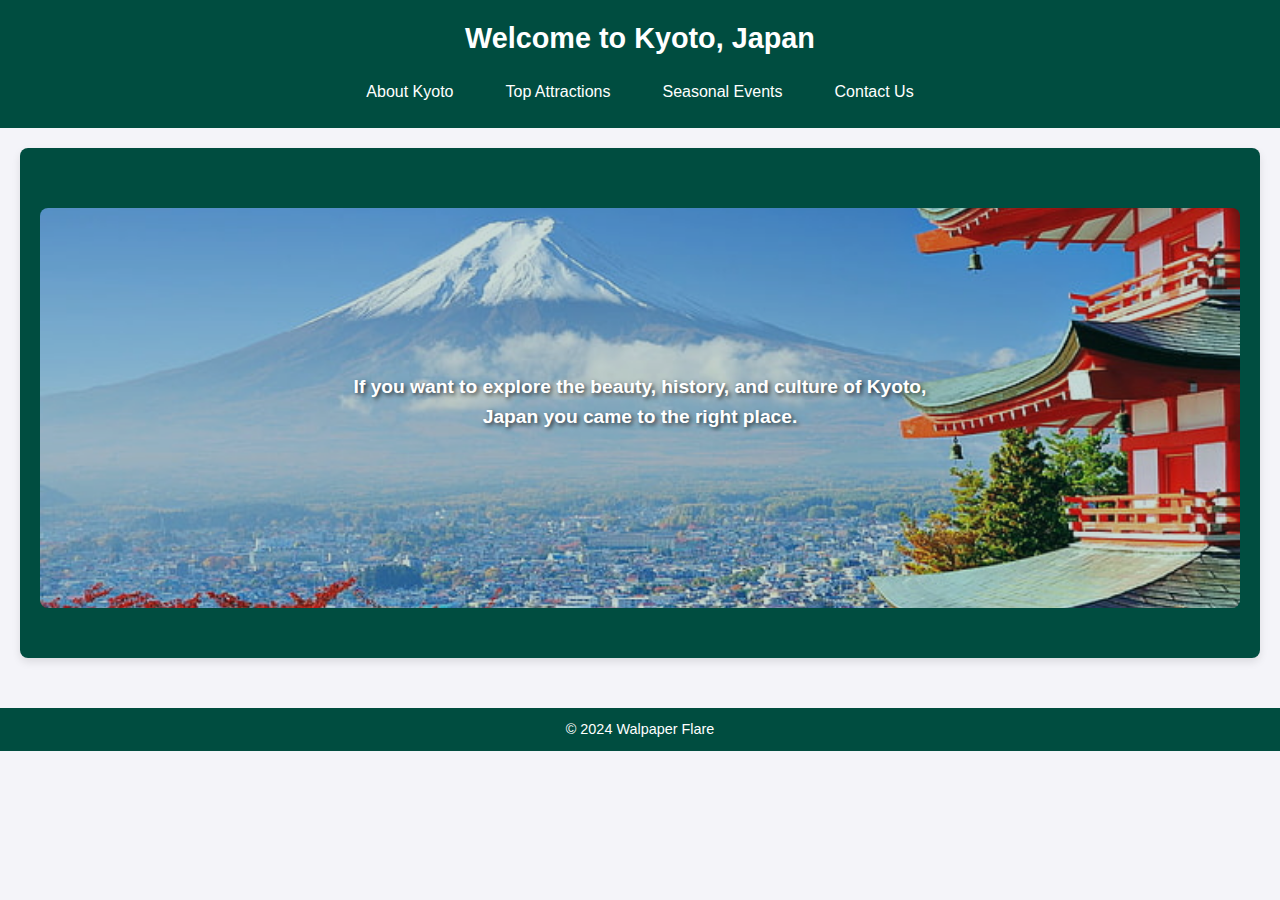
<file: index.html>
<!DOCTYPE html>
<html lang="en">
<head>
    <meta charset="UTF-8">
    <meta name="viewport" content="width=device-width, initial-scale=1.0">
    <title>Kyoto, Japan - Home</title>
    <link rel="stylesheet" href="style.css">
</head>
<body>
    <header>
        <h1>Welcome to Kyoto, Japan</h1>
        <nav>
            <a href="about.html">About Kyoto</a>
            <a href="attractions.html">Top Attractions</a>
            <a href="events.html">Seasonal Events</a>
            <a href="contact.html">Contact Us</a>
        </nav>
    </header>
    <main>
        <section class="hero">
            <img src="images/Kyoto.jpg" alt="Kyoto city view">
            <p>If you want to explore the beauty, history, and culture of Kyoto, Japan you came to the right place.</p>
        </section>
    </main>
    <footer>
        <p>&copy; 2024 Walpaper Flare</p>
    </footer>
</body>
</html>
</file>
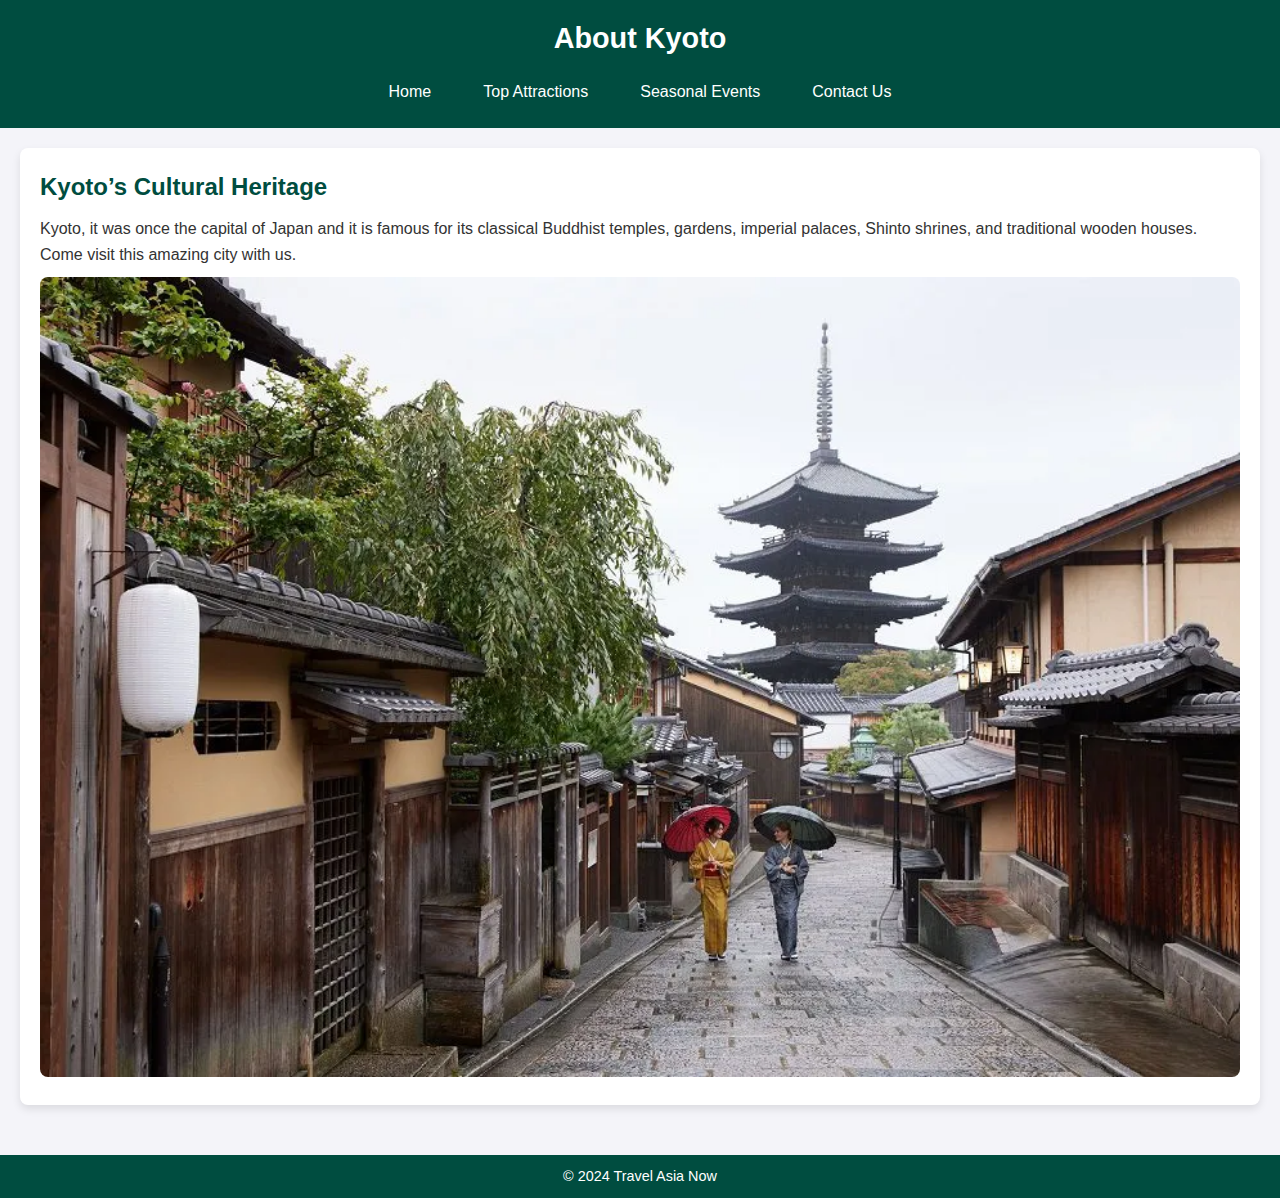
<file: about.html>
<!DOCTYPE html>
<html lang="en">
<head>
    <meta charset="UTF-8">
    <meta name="viewport" content="width=device-width, initial-scale=1.0">
    <title>About Kyoto</title>
    <link rel="stylesheet" href="style.css">
</head>
<body>
    <header>
        <h1>About Kyoto</h1>
        <nav>
            <a href="index.html">Home</a>
            <a href="attractions.html">Top Attractions</a>
            <a href="events.html">Seasonal Events</a>
            <a href="contact.html">Contact Us</a>
        </nav>
    </header>
    <main>
        <section>
            <h2>Kyoto’s Cultural Heritage</h2>
            <p>Kyoto, it was once the capital of Japan and it is famous for its classical Buddhist temples, gardens, imperial palaces, Shinto shrines, and traditional wooden houses. Come visit this amazing city with us.</p>
            <img src="images/Heritage.jfif" alt="Kyoto Cultural Site">
        </section>
    </main>
    <footer>
        <p>&copy; 2024 Travel Asia Now</p>
    </footer>
</body>
</html>
</file>
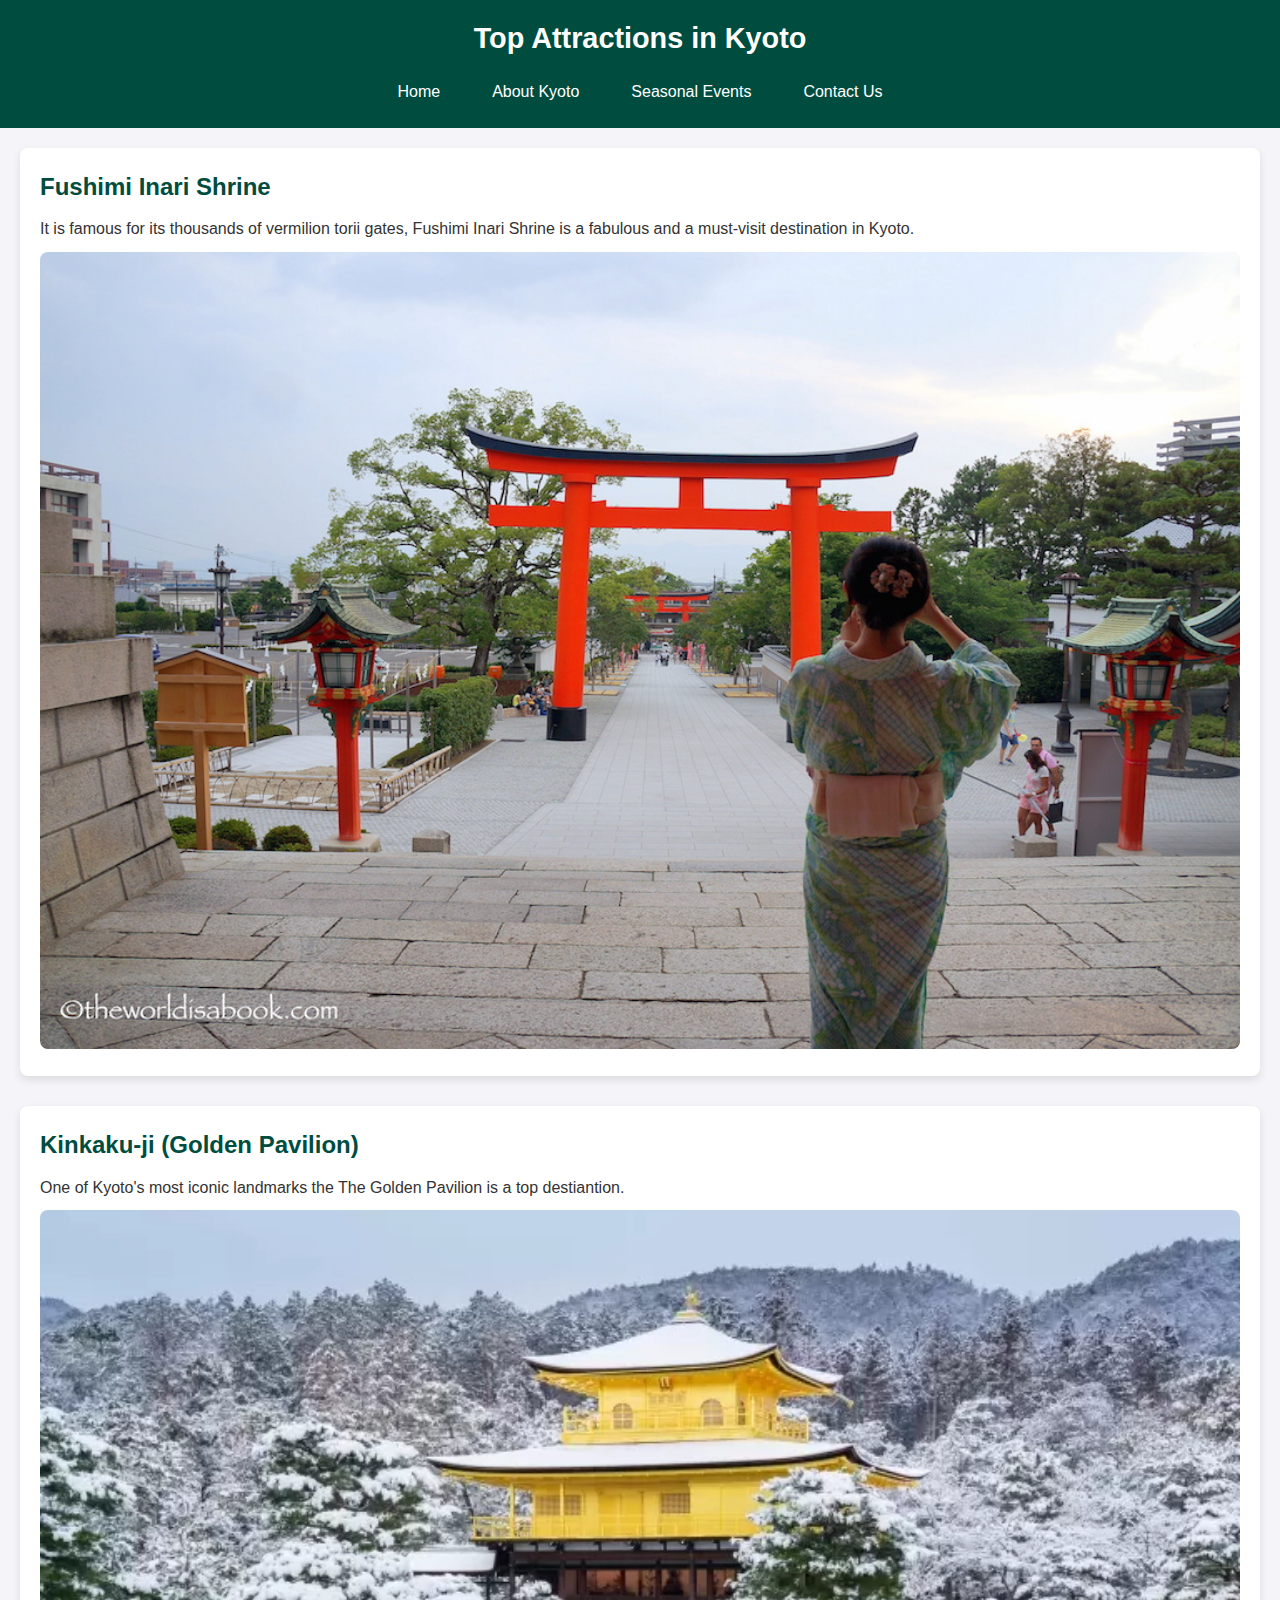
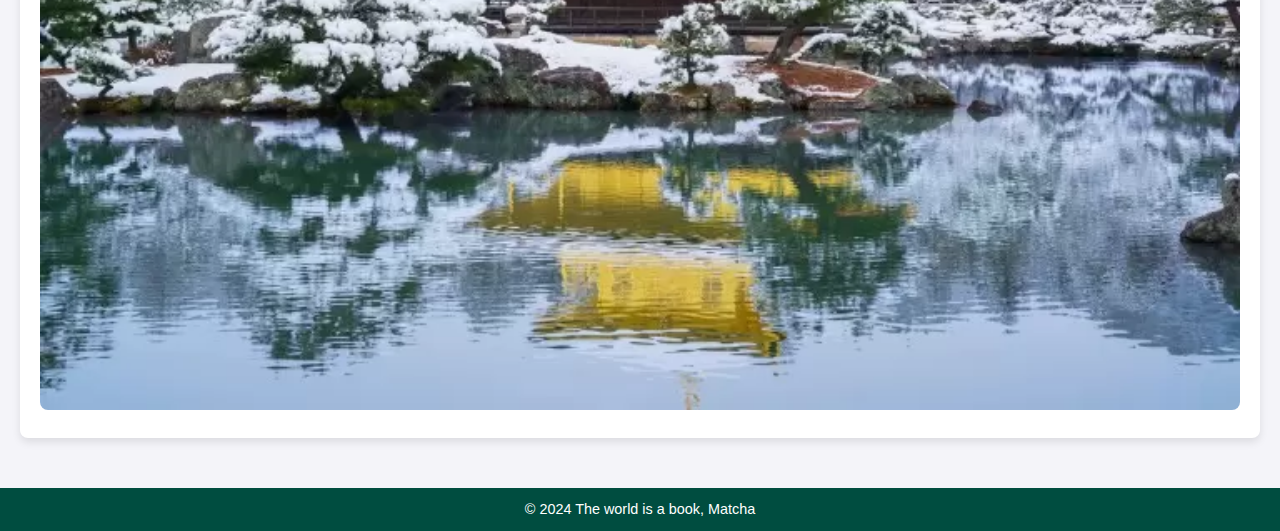
<file: attractions.html>
<!DOCTYPE html>
<html lang="en">
<head>
    <meta charset="UTF-8">
    <meta name="viewport" content="width=device-width, initial-scale=1.0">
    <title>Kyoto's Top Attractions</title>
    <link rel="stylesheet" href="style.css">
</head>
<body>
    <header>
        <h1>Top Attractions in Kyoto</h1>
        <nav>
            <a href="index.html">Home</a>
            <a href="about.html">About Kyoto</a>
            <a href="events.html">Seasonal Events</a>
            <a href="contact.html">Contact Us</a>
        </nav>
    </header>
    <main>
        <section>
            <h2>Fushimi Inari Shrine</h2>
            <p>It is famous for its thousands of vermilion torii gates, Fushimi Inari Shrine is a fabulous and a  must-visit destination in Kyoto.</p>
            <img src="images/Shrine4.jfif" alt="Fushimi Inari Shrine">
        </section>
        <section>
            <h2>Kinkaku-ji (Golden Pavilion)</h2>
            <p>One of Kyoto's most iconic landmarks the The Golden Pavilion is a top destiantion.</p>
            <img src="images/GoldenPavilion.webp" alt="Kinkaku-ji Golden Pavilion">
        </section>
    </main>
    <footer>
        <p>&copy; 2024 The world is a book, Matcha </p>
    </footer>
</body>
</html>
</file>
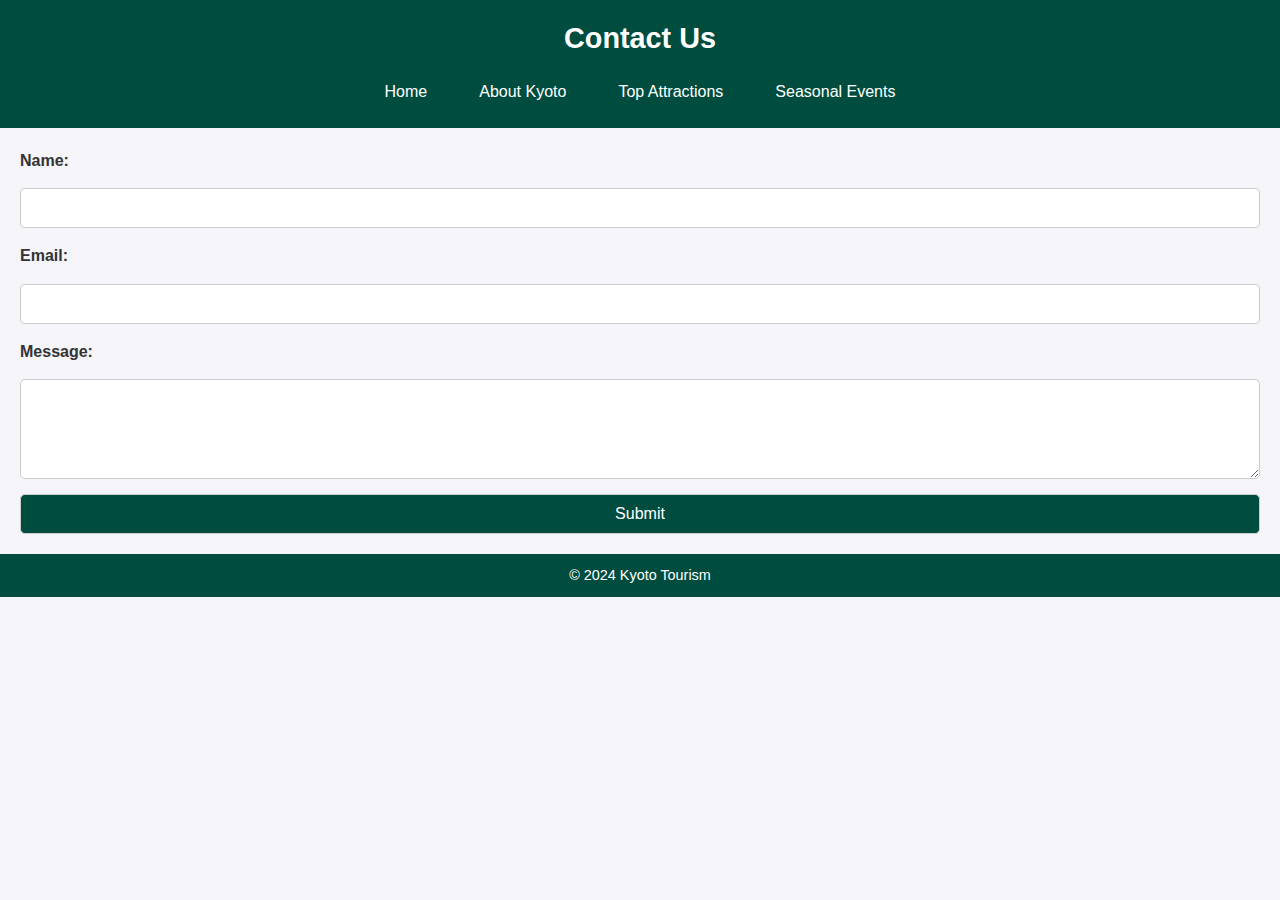
<file: contact.html>
<!DOCTYPE html>
<html lang="en">
<head>
    <meta charset="UTF-8">
    <meta name="viewport" content="width=device-width, initial-scale=1.0">
    <title>Contact Us</title>
    <link rel="stylesheet" href="style.css">
</head>
<body>
    <header>
        <h1>Contact Us</h1>
        <nav>
            <a href="index.html">Home</a>
            <a href="about.html">About Kyoto</a>
            <a href="attractions.html">Top Attractions</a>
            <a href="events.html">Seasonal Events</a>
        </nav>
    </header>
    <main>
        <form action="#" method="post">
            <label for="name">Name:</label>
            <input type="text" id="name" name="name" required>
            
            <label for="email">Email:</label>
            <input type="email" id="email" name="email" required>
            
            <label for="message">Message:</label>
            <textarea id="message" name="message" required></textarea>
            
            <button type="submit">Submit</button>
        </form>
    </main>
    <footer>
        <p>&copy; 2024 Kyoto Tourism</p>
    </footer>
</body>
</html>
</file>
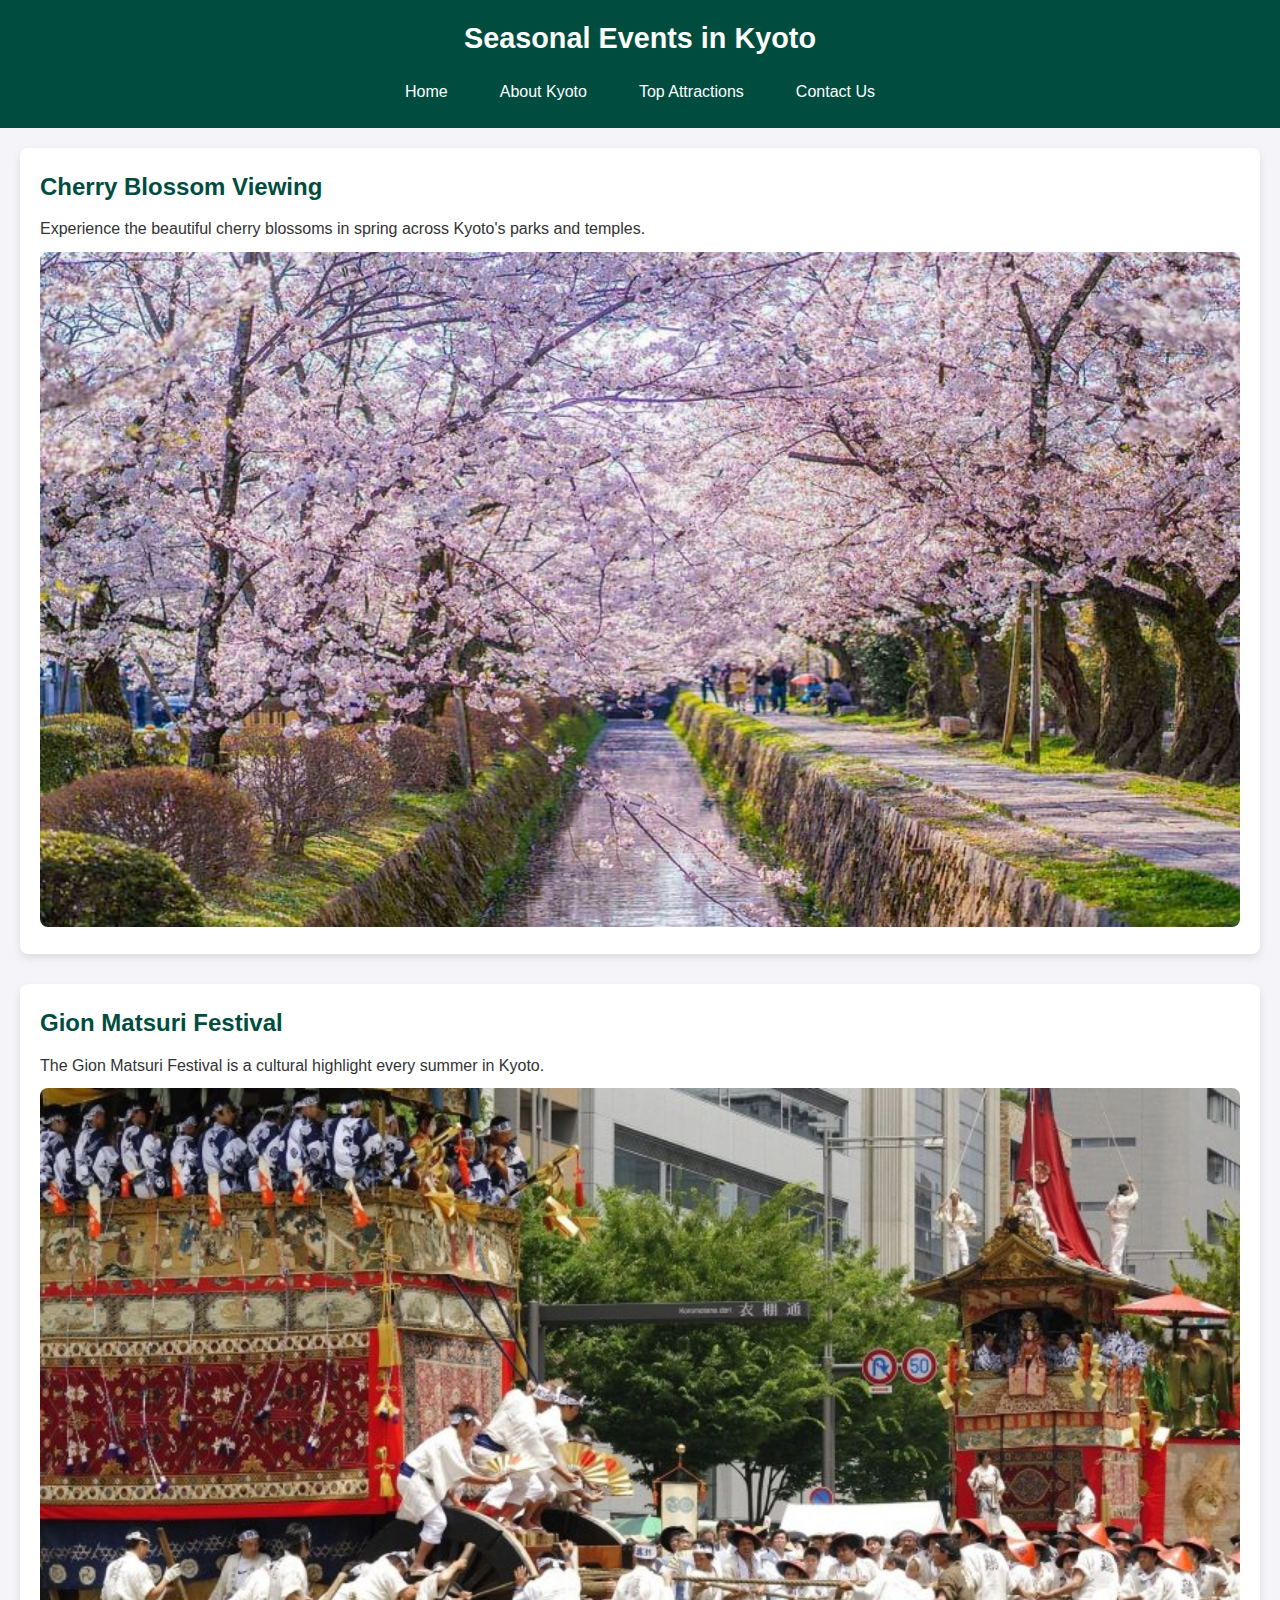
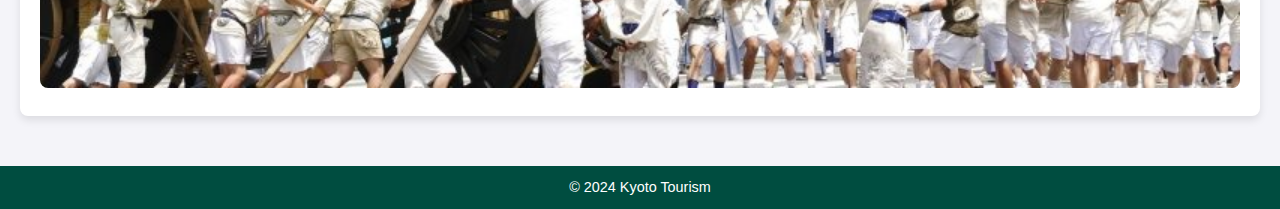
<file: events.html>
<!DOCTYPE html>
<html lang="en">
<head>
    <meta charset="UTF-8">
    <meta name="viewport" content="width=device-width, initial-scale=1.0">
    <title>Kyoto Seasonal Events</title>
    <link rel="stylesheet" href="style.css">
</head>
<body>
    <header>
        <h1>Seasonal Events in Kyoto</h1>
        <nav>
            <a href="index.html">Home</a>
            <a href="about.html">About Kyoto</a>
            <a href="attractions.html">Top Attractions</a>
            <a href="contact.html">Contact Us</a>
        </nav>
    </header>
    <main>
        <section>
            <h2>Cherry Blossom Viewing</h2>
            <p>Experience the beautiful cherry blossoms in spring across Kyoto's parks and temples.</p>
            <img src="images/cherryblossom.jfif" alt="Cherry Blossoms in Kyoto">
        </section>
        <section>
            <h2>Gion Matsuri Festival</h2>
            <p>The Gion Matsuri Festival is a cultural highlight every summer in Kyoto.</p>
            <img src="images/GionMasuri.jpg" alt="Gion Matsuri Festival">
        </section>
    </main>
    <footer>
        <p>&copy; 2024 Kyoto Tourism</p>
    </footer>
</body>
</html>
</file>
<file: style.css>
/* Basic Reset */
* {
    margin: 0;
    padding: 0;
    box-sizing: border-box;
}

body {
    font-family: Arial, sans-serif;
    color: #333;
    line-height: 1.6;
    background-color: #f4f4f9;
    max-width: 100%;
    overflow-x: hidden;
}

/* Header and Navigation Styling */
header {
    background-color: #004d40;
    color: #ffffff;
    padding: 15px 0;
    text-align: center;
    position: sticky;
    top: 0;
    z-index: 10;
}

header h1 {
    font-size: 1.8em;
    font-weight: bold;
    margin-bottom: 5px;
}

nav {
    display: flex;
    justify-content: center;
    gap: 20px;
    margin-top: 10px;
    flex-wrap: wrap; /* Allows items to wrap on smaller screens */
}

nav a {
    color: #ffffff;
    text-decoration: none;
    font-size: 1em;
    padding: 8px 16px;
    border-radius: 5px;
    transition: background-color 0.3s ease;
}

nav a:hover {
    background-color: #26a69a;
}

/* Hero Section */
.hero {
    display: flex;
    align-items: center;
    justify-content: center;
    position: relative;
    background-color: #004d40;
    color: #ffffff;
    padding: 50px 20px;
    text-align: center;
}

.hero img {
    width: 100%;
    max-height: 400px;
    object-fit: cover;
    opacity: 0.8;
}

.hero p {
    position: absolute;
    top: 50%;
    left: 50%;
    transform: translate(-50%, -50%);
    font-size: 1.2em;
    font-weight: bold;
    text-shadow: 2px 2px 4px rgba(0, 0, 0, 0.7);
}

/* Main Content */
main {
    padding: 20px;
}

section {
    margin-bottom: 30px;
    padding: 20px;
    background-color: #ffffff;
    border-radius: 8px;
    box-shadow: 0 4px 8px rgba(0, 0, 0, 0.1);
}

section h2 {
    color: #004d40;
    margin-bottom: 10px;
}

section img {
    width: 100%;
    height: auto;
    border-radius: 8px;
    margin-top: 10px;
}

/* Form Styling */
form {
    display: flex;
    flex-direction: column;
    gap: 15px;
}

form label {
    font-weight: bold;
}

form input, form textarea, form button {
    padding: 10px;
    font-size: 1em;
    border: 1px solid #ccc;
    border-radius: 5px;
    outline: none;
    width: 100%; /* Ensures form elements are responsive */
}

form textarea {
    resize: vertical;
    min-height: 100px;
}

form button {
    background-color: #004d40;
    color: #ffffff;
    cursor: pointer;
    transition: background-color 0.3s ease;
}

form button:hover {
    background-color: #26a69a;
}

/* Footer */
footer {
    background-color: #004d40;
    color: #ffffff;
    text-align: center;
    padding: 10px 0;
    font-size: 0.9em;
}

/* Responsive Design */
@media (max-width: 1024px) {
    header h1 {
        font-size: 1.5em;
    }
    
    .hero img {
        max-height: 300px;
    }
}

@media (max-width: 768px) {
    header h1 {
        font-size: 1.4em;
    }

    nav {
        flex-direction: column;
        gap: 10px;
    }

    .hero img {
        max-height: 250px;
    }
    
    .hero p {
        font-size: 1em;
    }
}

@media (max-width: 480px) {
    header h1 {
        font-size: 1.2em;
    }
    
    .hero {
        padding: 30px 10px;
    }
    
    section {
        padding: 15px;
    }
    
    form input, form textarea, form button {
        font-size: 0.9em;
        padding: 8px;
    }
    
    .hero p {
        font-size: 0.9em;
    }
}
</file>
